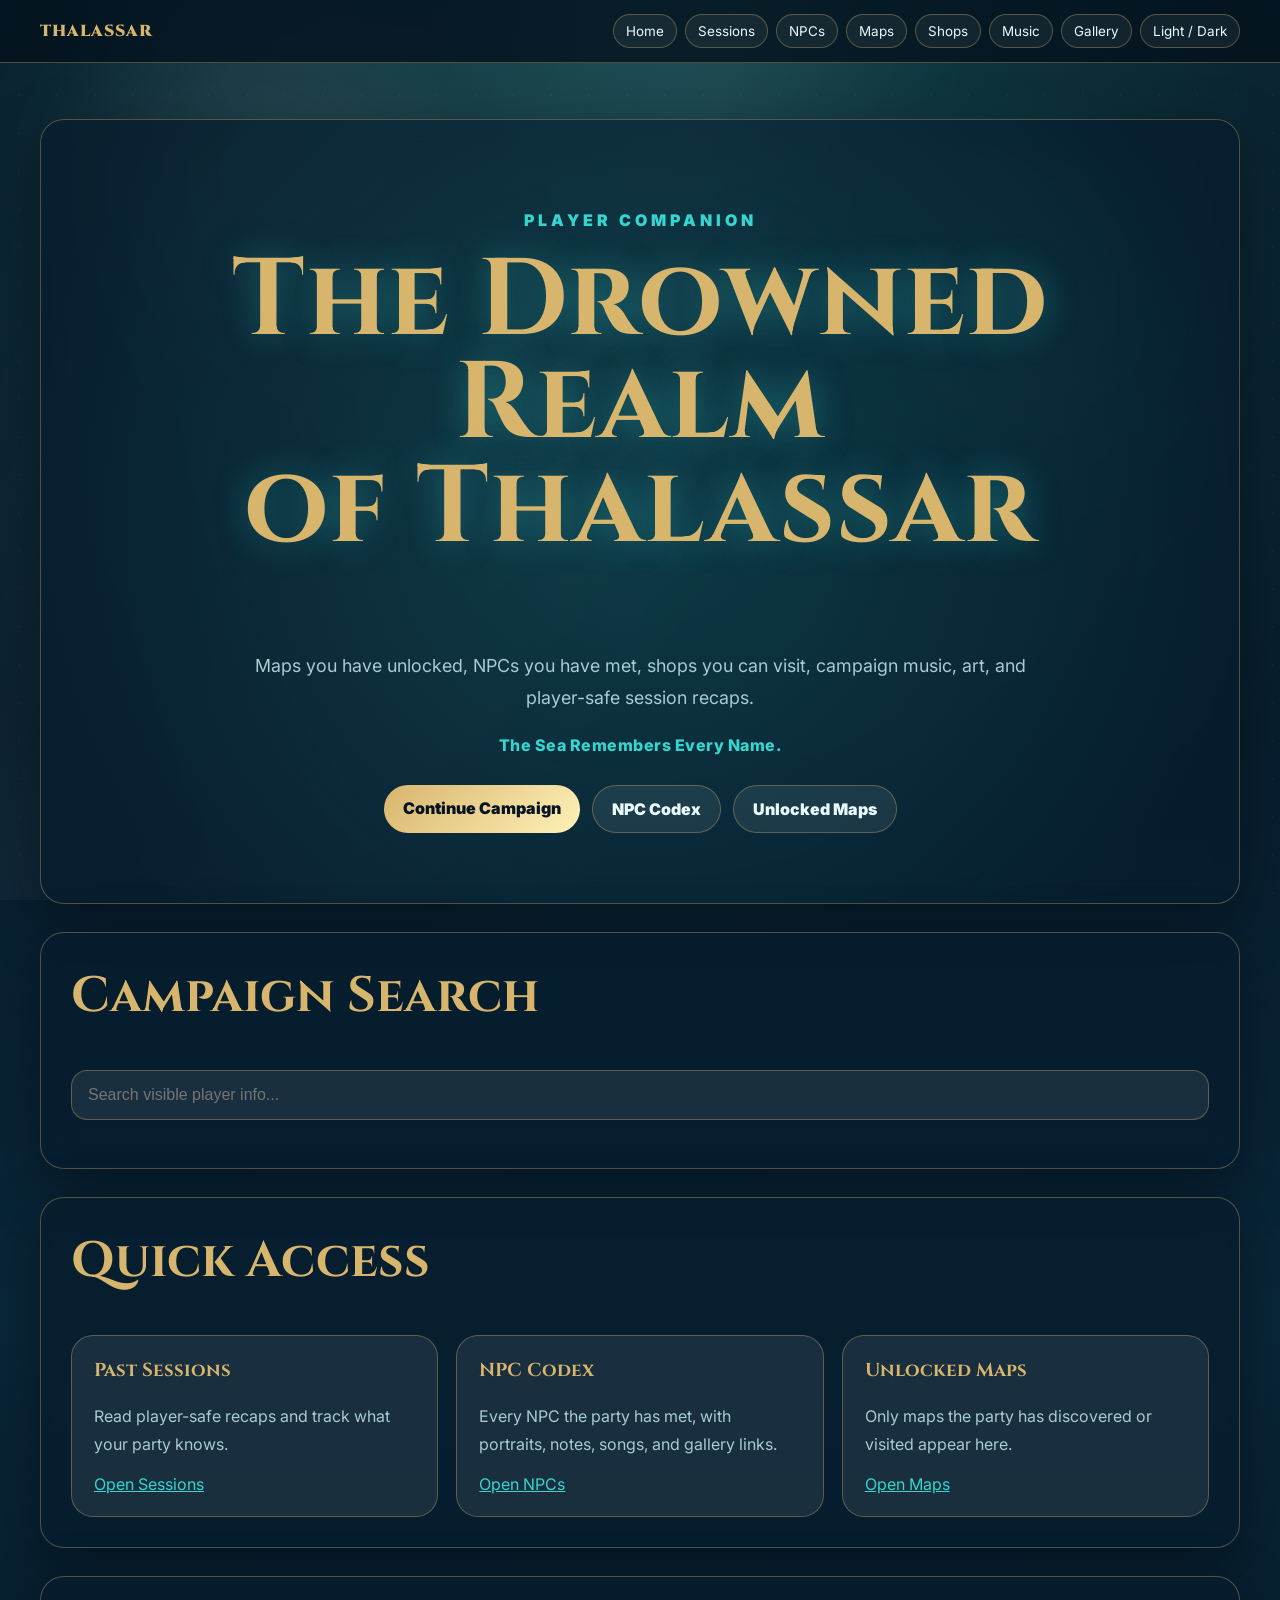
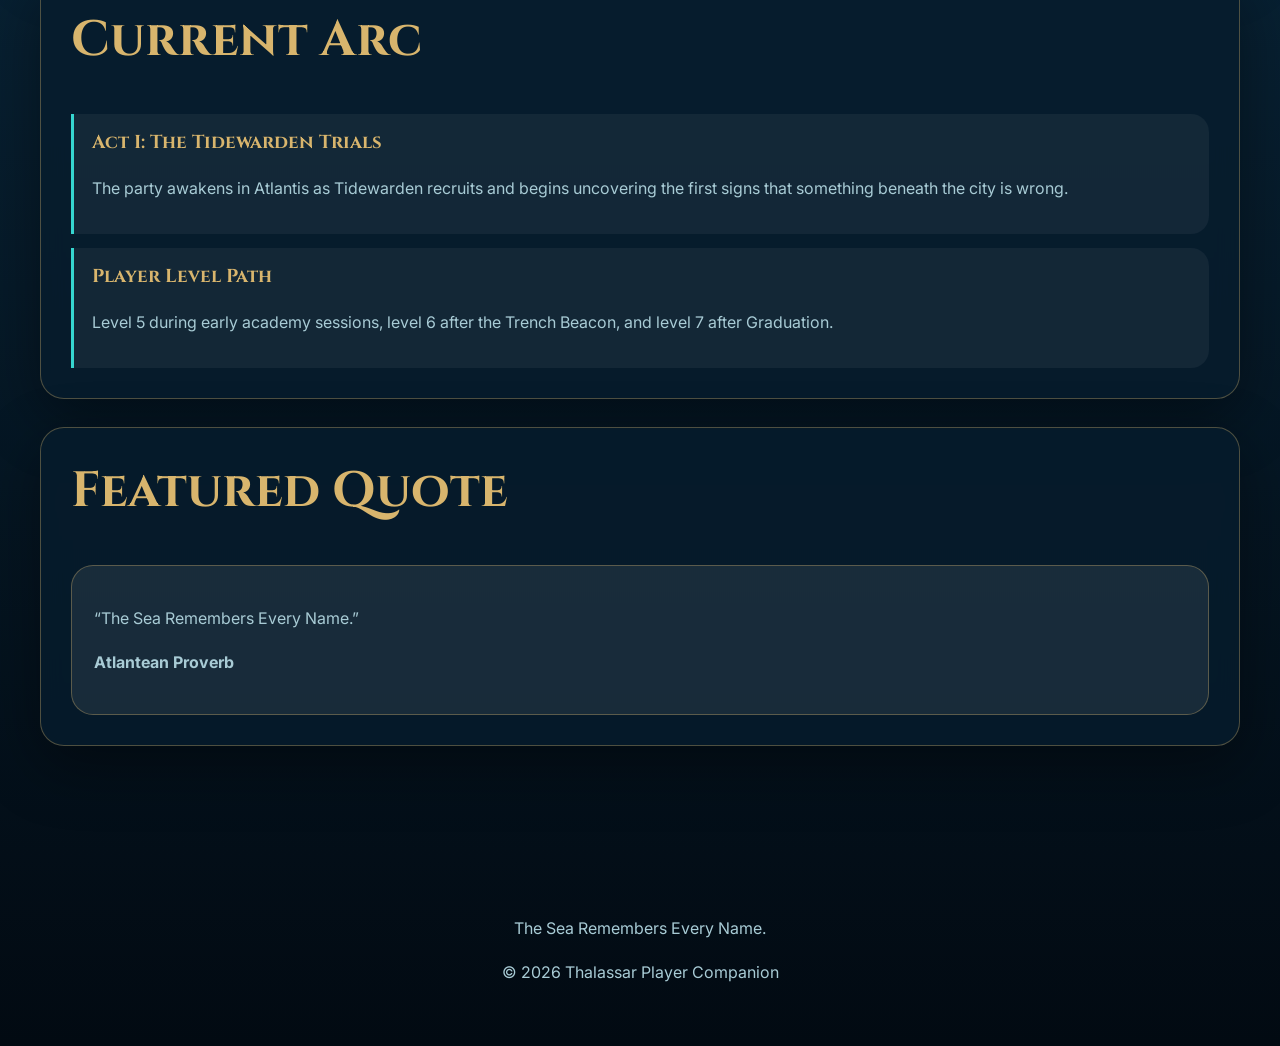
<file: index.html>
<!DOCTYPE html>
<html lang="en" data-theme="dark">
<head>
  <meta charset="UTF-8" />
  <meta name="viewport" content="width=device-width, initial-scale=1.0" />
  <title>The Drowned Realm of Thalassar</title>
  <link rel="stylesheet" href="css/style.css" />
</head>
<body>
  <header class="site-header">
    <nav class="nav">
      <a class="brand" href="index.html">THALASSAR</a>
      <button class="menu-btn" id="menuBtn">Menu</button>
      <div class="nav-links" id="navLinks">
        <a href="index.html">Home</a>
        <a href="sessions.html">Sessions</a>
        <a href="npcs.html">NPCs</a>
        <a href="maps.html">Maps</a>
        <a href="shops.html">Shops</a>
        <a href="music.html">Music</a>
        <a href="gallery.html">Gallery</a>
        <button class="theme-btn" id="themeBtn">Light / Dark</button>
      </div>
    </nav>
  </header>

  <main>
    <section class="hero searchable">
      <div class="hero-content">
        <p class="eyebrow">Player Companion</p>
        <h1>The Drowned Realm<br />of Thalassar</h1>
        <p class="tagline">Maps you have unlocked, NPCs you have met, shops you can visit, campaign music, art, and player-safe session recaps.</p>
        <p class="quote">The Sea Remembers Every Name.</p>
        <div class="hero-actions">
          <a class="btn" href="sessions.html">Continue Campaign</a>
          <a class="btn secondary" href="npcs.html">NPC Codex</a>
          <a class="btn secondary" href="maps.html">Unlocked Maps</a>
        </div>
      </div>
    </section>

    <section class="searchable">
      <h2>Campaign Search</h2>
      <input id="searchInput" class="search-box" type="text" placeholder="Search visible player info..." />
    </section>

    <section class="searchable">
      <h2>Quick Access</h2>
      <div class="grid">
        <article class="card">
          <h3>Past Sessions</h3>
          <p>Read player-safe recaps and track what your party knows.</p>
          <a href="sessions.html">Open Sessions</a>
        </article>
        <article class="card">
          <h3>NPC Codex</h3>
          <p>Every NPC the party has met, with portraits, notes, songs, and gallery links.</p>
          <a href="npcs.html">Open NPCs</a>
        </article>
        <article class="card">
          <h3>Unlocked Maps</h3>
          <p>Only maps the party has discovered or visited appear here.</p>
          <a href="maps.html">Open Maps</a>
        </article>
      </div>
    </section>

    <section class="searchable">
      <h2>Current Arc</h2>
      <div class="timeline">
        <article class="timeline-item">
          <h3>Act I: The Tidewarden Trials</h3>
          <p>The party awakens in Atlantis as Tidewarden recruits and begins uncovering the first signs that something beneath the city is wrong.</p>
        </article>
        <article class="timeline-item">
          <h3>Player Level Path</h3>
          <p>Level 5 during early academy sessions, level 6 after the Trench Beacon, and level 7 after Graduation.</p>
        </article>
      </div>
    </section>

    <section class="searchable">
      <h2>Featured Quote</h2>
      <div id="dailyQuote" class="card"></div>
    </section>
  </main>

  <button id="topBtn">↑ Top</button>
  <footer class="site-footer">
    <p>The Sea Remembers Every Name.</p>
    <p>© <span id="year"></span> Thalassar Player Companion</p>
  </footer>
  <script src="js/app.js"></script>
</body>
</html>
</file>
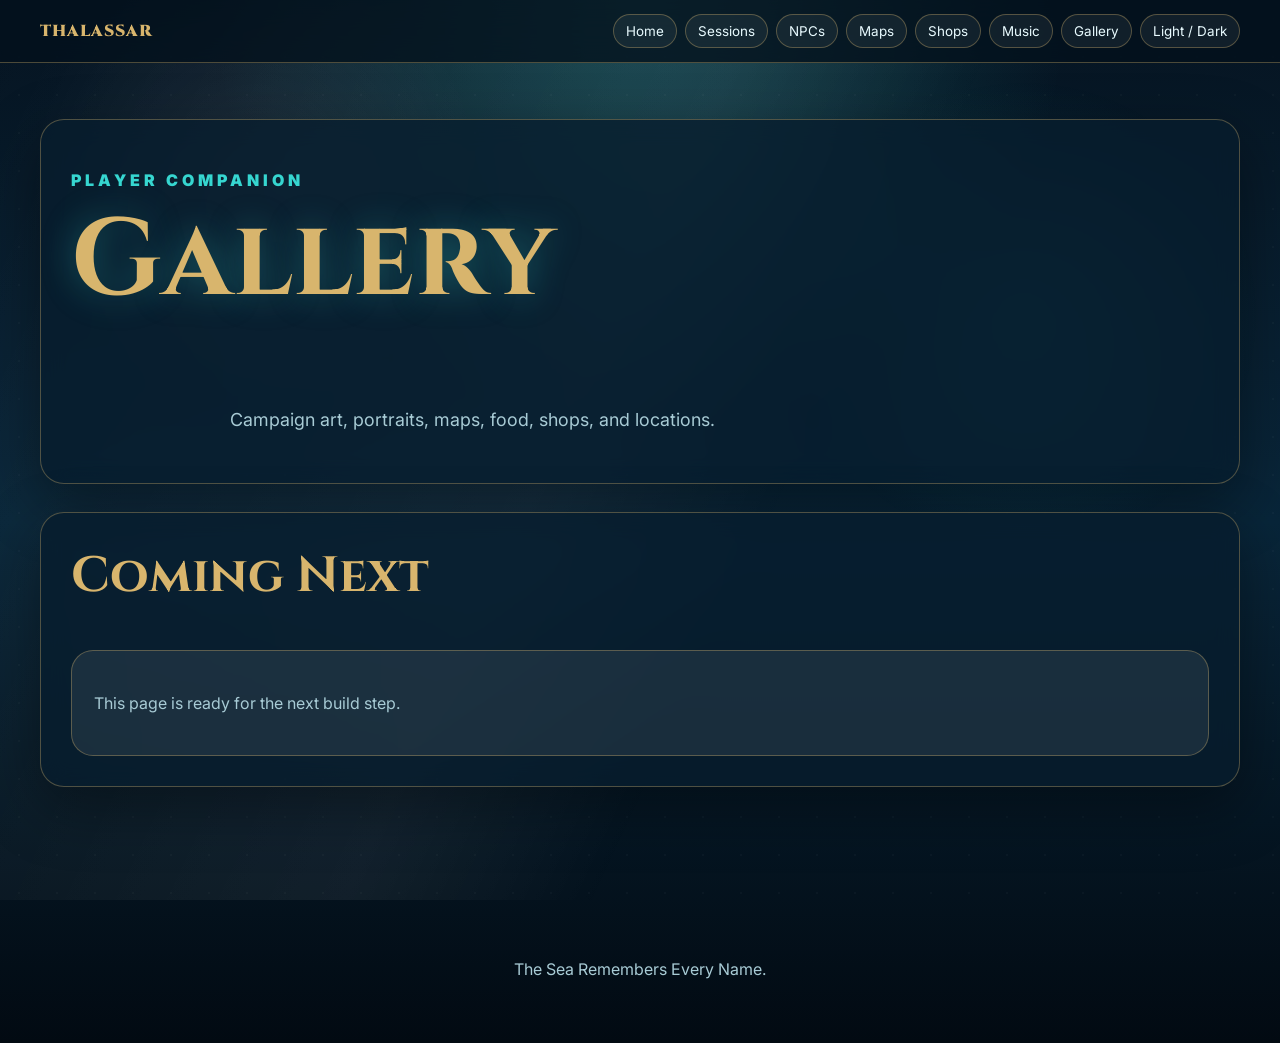
<file: gallery.html>
<!DOCTYPE html>
<html lang="en" data-theme="dark">
<head>
  <meta charset="UTF-8" />
  <meta name="viewport" content="width=device-width, initial-scale=1.0" />
  <title>Gallery | Thalassar</title>
  <link rel="stylesheet" href="css/style.css" />
</head>
<body>
  <header class="site-header">
    <nav class="nav">
      <a class="brand" href="index.html">THALASSAR</a>
      <button class="menu-btn" id="menuBtn">Menu</button>
      <div class="nav-links" id="navLinks">
        <a href="index.html">Home</a>
        <a href="sessions.html">Sessions</a>
        <a href="npcs.html">NPCs</a>
        <a href="maps.html">Maps</a>
        <a href="shops.html">Shops</a>
        <a href="music.html">Music</a>
        <a href="gallery.html">Gallery</a>
        <button class="theme-btn" id="themeBtn">Light / Dark</button>
      </div>
    </nav>
  </header>
  <main>
    <section class="searchable">
      <p class="eyebrow">Player Companion</p>
      <h1>Gallery</h1>
      <p class="tagline">Campaign art, portraits, maps, food, shops, and locations.</p>
    </section>
    <section class="searchable">
      <h2>Coming Next</h2>
      <div class="card"><p>This page is ready for the next build step.</p></div>
    </section>
  </main>
  <button id="topBtn">↑ Top</button>
  <footer class="site-footer"><p>The Sea Remembers Every Name.</p></footer>
  <script src="js/app.js"></script>
</body>
</html>
</file>
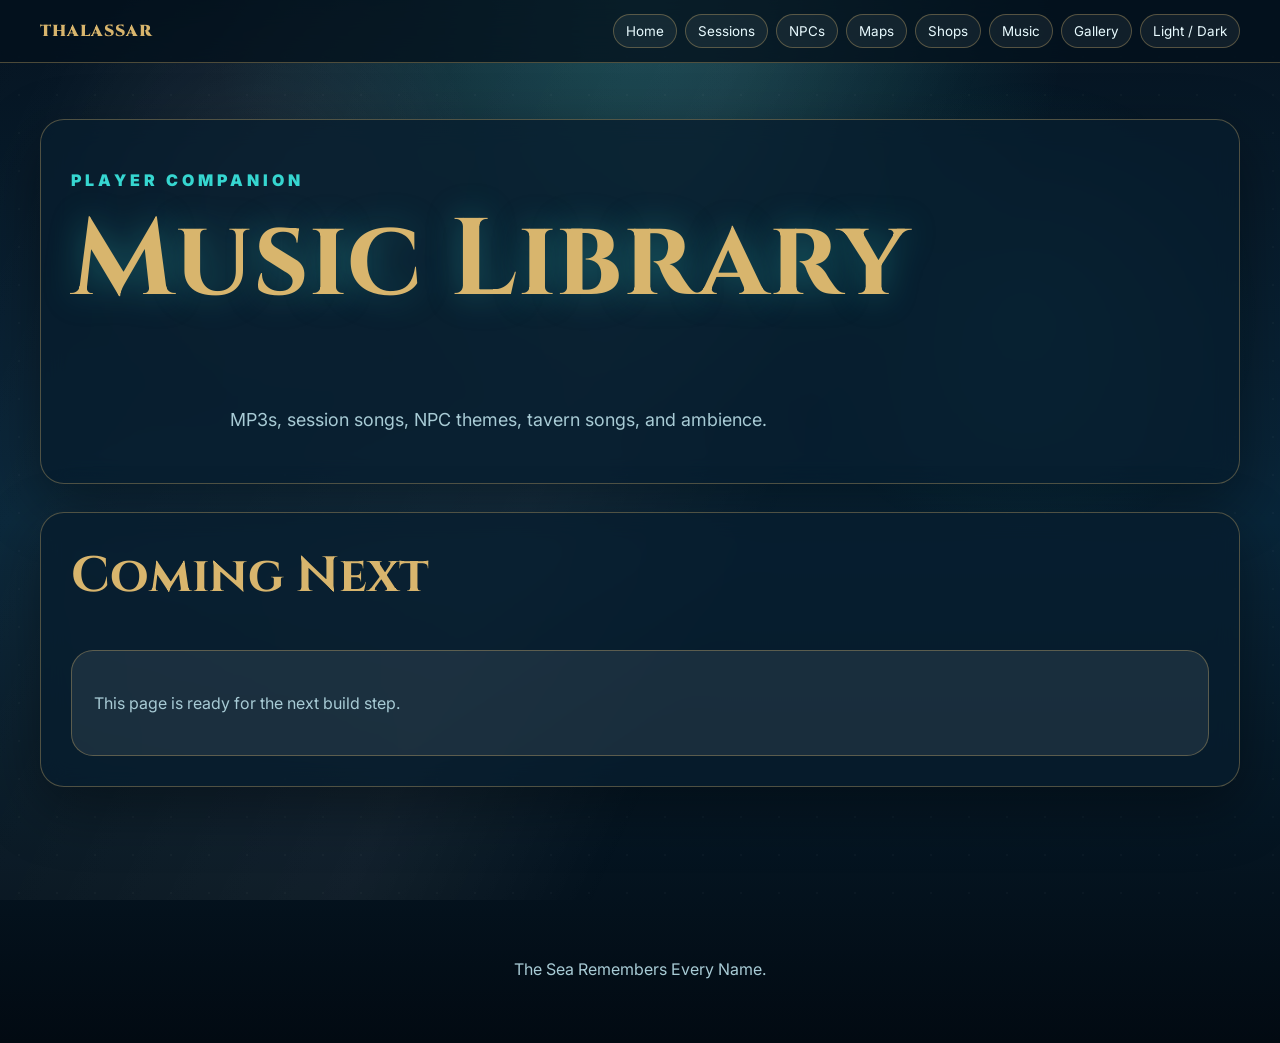
<file: music.html>
<!DOCTYPE html>
<html lang="en" data-theme="dark">
<head>
  <meta charset="UTF-8" />
  <meta name="viewport" content="width=device-width, initial-scale=1.0" />
  <title>Music Library | Thalassar</title>
  <link rel="stylesheet" href="css/style.css" />
</head>
<body>
  <header class="site-header">
    <nav class="nav">
      <a class="brand" href="index.html">THALASSAR</a>
      <button class="menu-btn" id="menuBtn">Menu</button>
      <div class="nav-links" id="navLinks">
        <a href="index.html">Home</a>
        <a href="sessions.html">Sessions</a>
        <a href="npcs.html">NPCs</a>
        <a href="maps.html">Maps</a>
        <a href="shops.html">Shops</a>
        <a href="music.html">Music</a>
        <a href="gallery.html">Gallery</a>
        <button class="theme-btn" id="themeBtn">Light / Dark</button>
      </div>
    </nav>
  </header>
  <main>
    <section class="searchable">
      <p class="eyebrow">Player Companion</p>
      <h1>Music Library</h1>
      <p class="tagline">MP3s, session songs, NPC themes, tavern songs, and ambience.</p>
    </section>
    <section class="searchable">
      <h2>Coming Next</h2>
      <div class="card"><p>This page is ready for the next build step.</p></div>
    </section>
  </main>
  <button id="topBtn">↑ Top</button>
  <footer class="site-footer"><p>The Sea Remembers Every Name.</p></footer>
  <script src="js/app.js"></script>
</body>
</html>
</file>
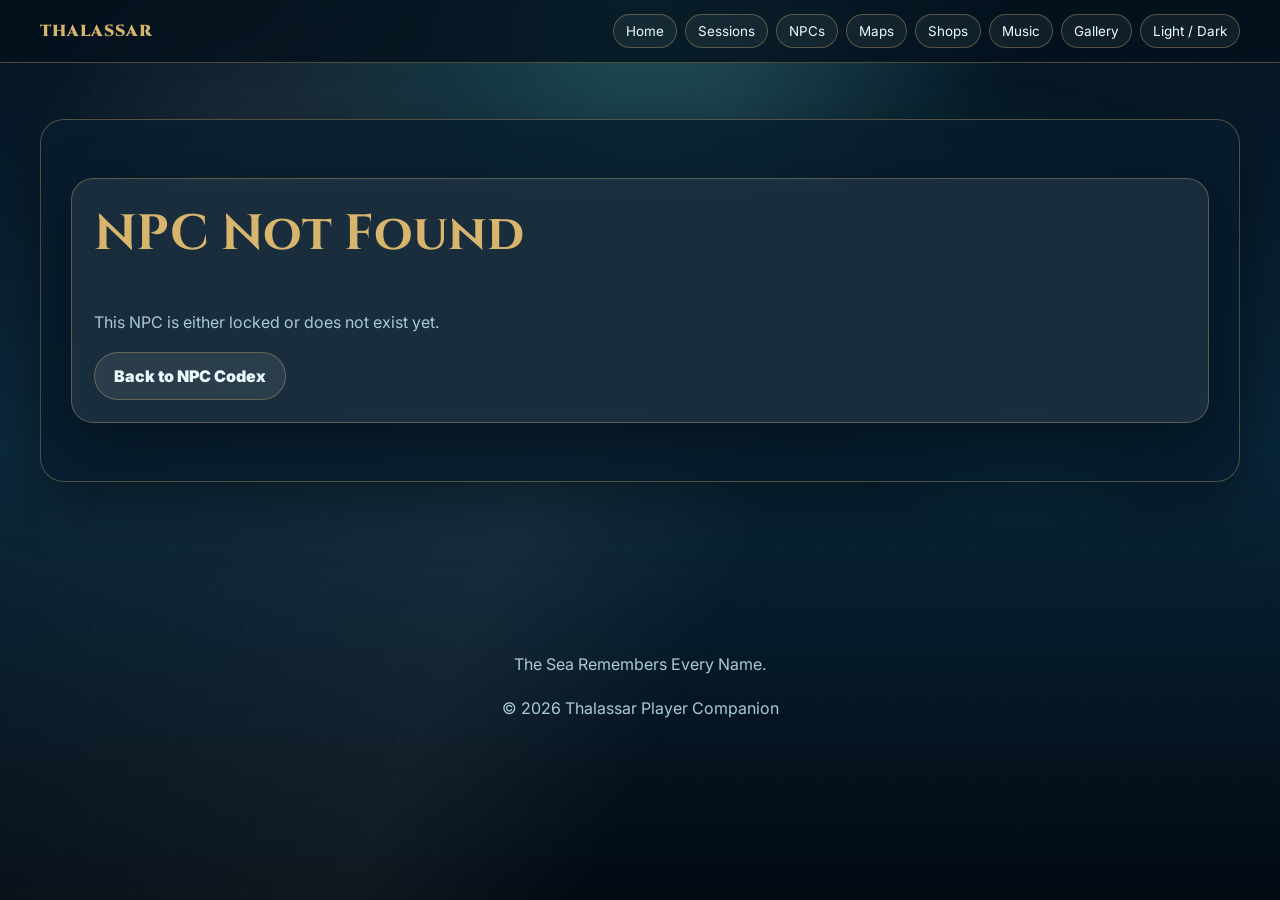
<file: npc-profile.html>
<!DOCTYPE html>
<html lang="en" data-theme="dark">
<head>
  <meta charset="UTF-8" />
  <meta name="viewport" content="width=device-width, initial-scale=1.0" />
  <title>NPC Profile | Thalassar</title>
  <link rel="stylesheet" href="css/style.css" />
</head>

<body>
  <header class="site-header">
    <nav class="nav">
      <a class="brand" href="index.html">THALASSAR</a>
      <button class="menu-btn" id="menuBtn">Menu</button>

      <div class="nav-links" id="navLinks">
        <a href="index.html">Home</a>
        <a href="sessions.html">Sessions</a>
        <a href="npcs.html">NPCs</a>
        <a href="maps.html">Maps</a>
        <a href="shops.html">Shops</a>
        <a href="music.html">Music</a>
        <a href="gallery.html">Gallery</a>
        <button class="theme-btn" id="themeBtn">Light / Dark</button>
      </div>
    </nav>
  </header>

  <main>
    <section id="npcProfile" class="npc-profile-shell">
      <div class="card">
        <h2>Loading NPC...</h2>
        <p>If this does not load, check that data/npcs.json exists and the NPC id is correct.</p>
      </div>
    </section>
  </main>

  <button id="topBtn">↑ Top</button>

  <footer class="site-footer">
    <p>The Sea Remembers Every Name.</p>
    <p>© <span id="year"></span> Thalassar Player Companion</p>
  </footer>

  <script src="js/app.js"></script>
  <script src="js/npc-profile.js"></script>
</body>
</html>
</file>
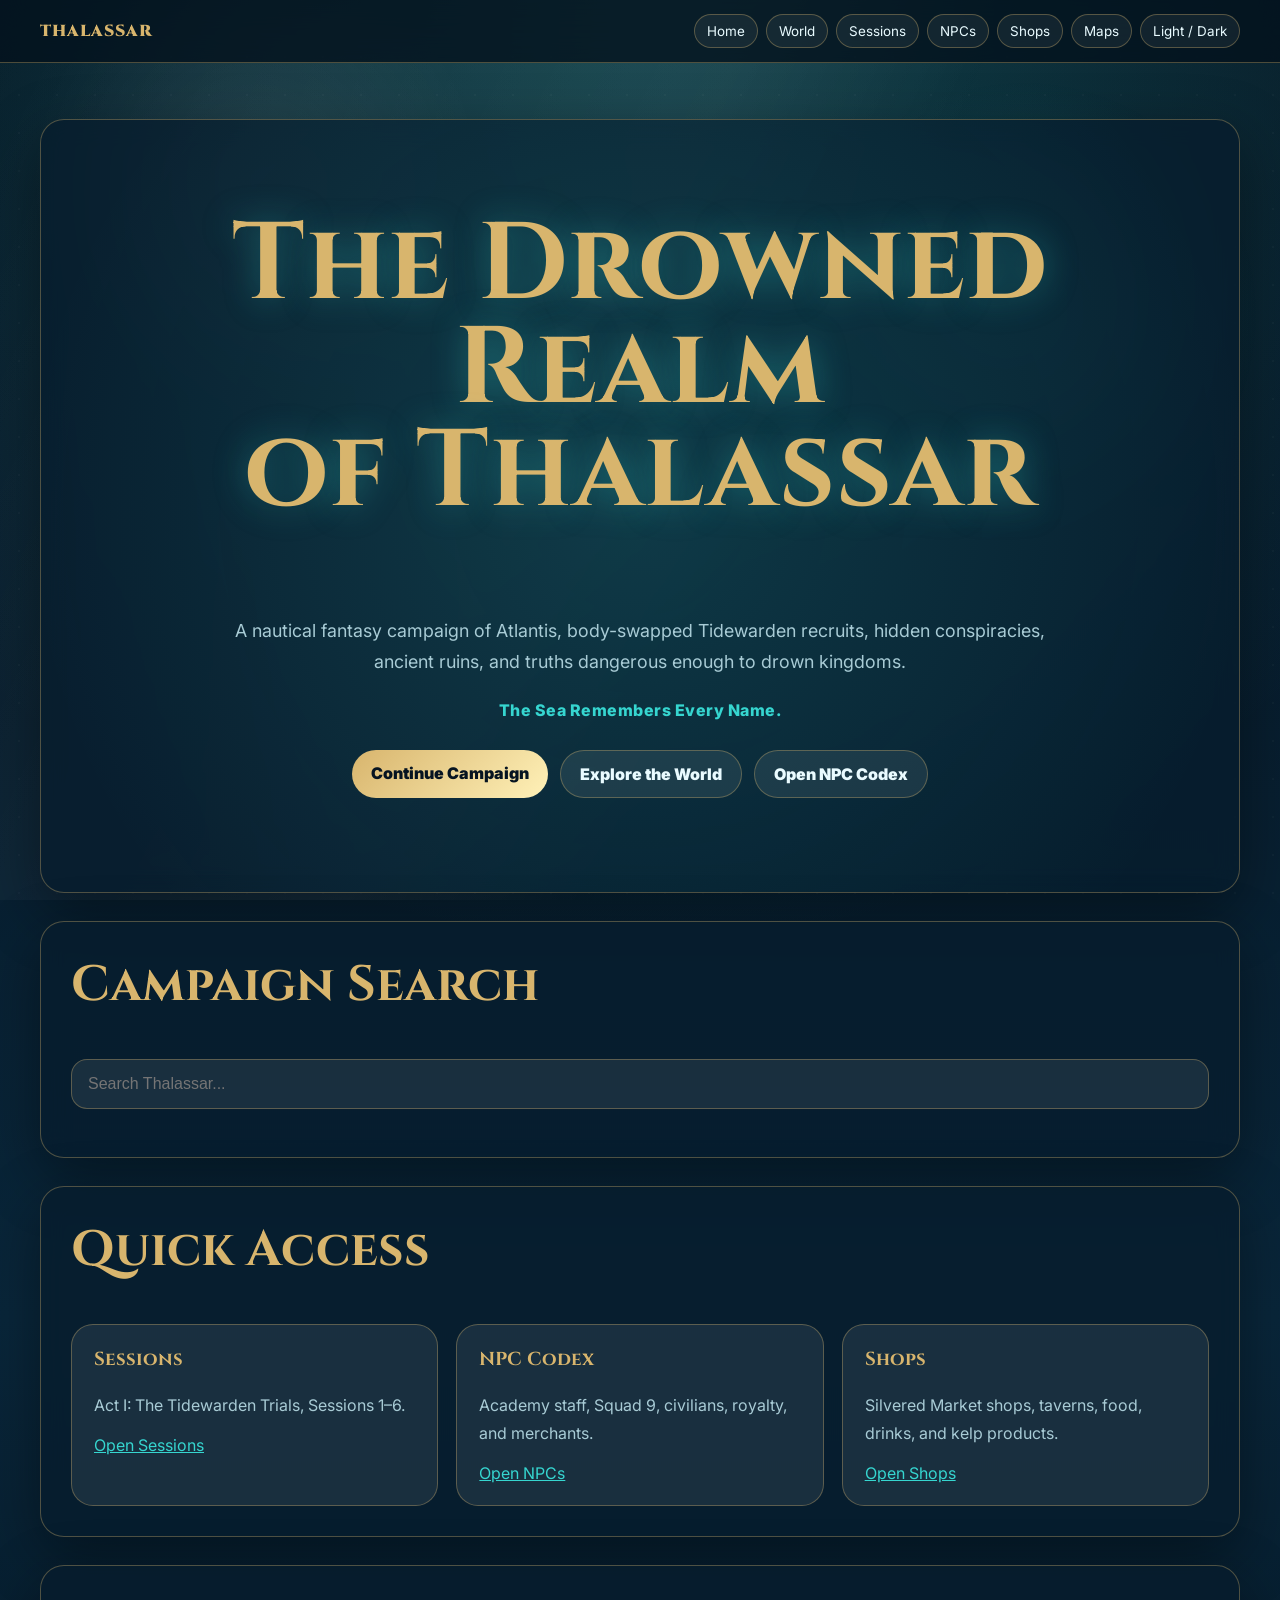
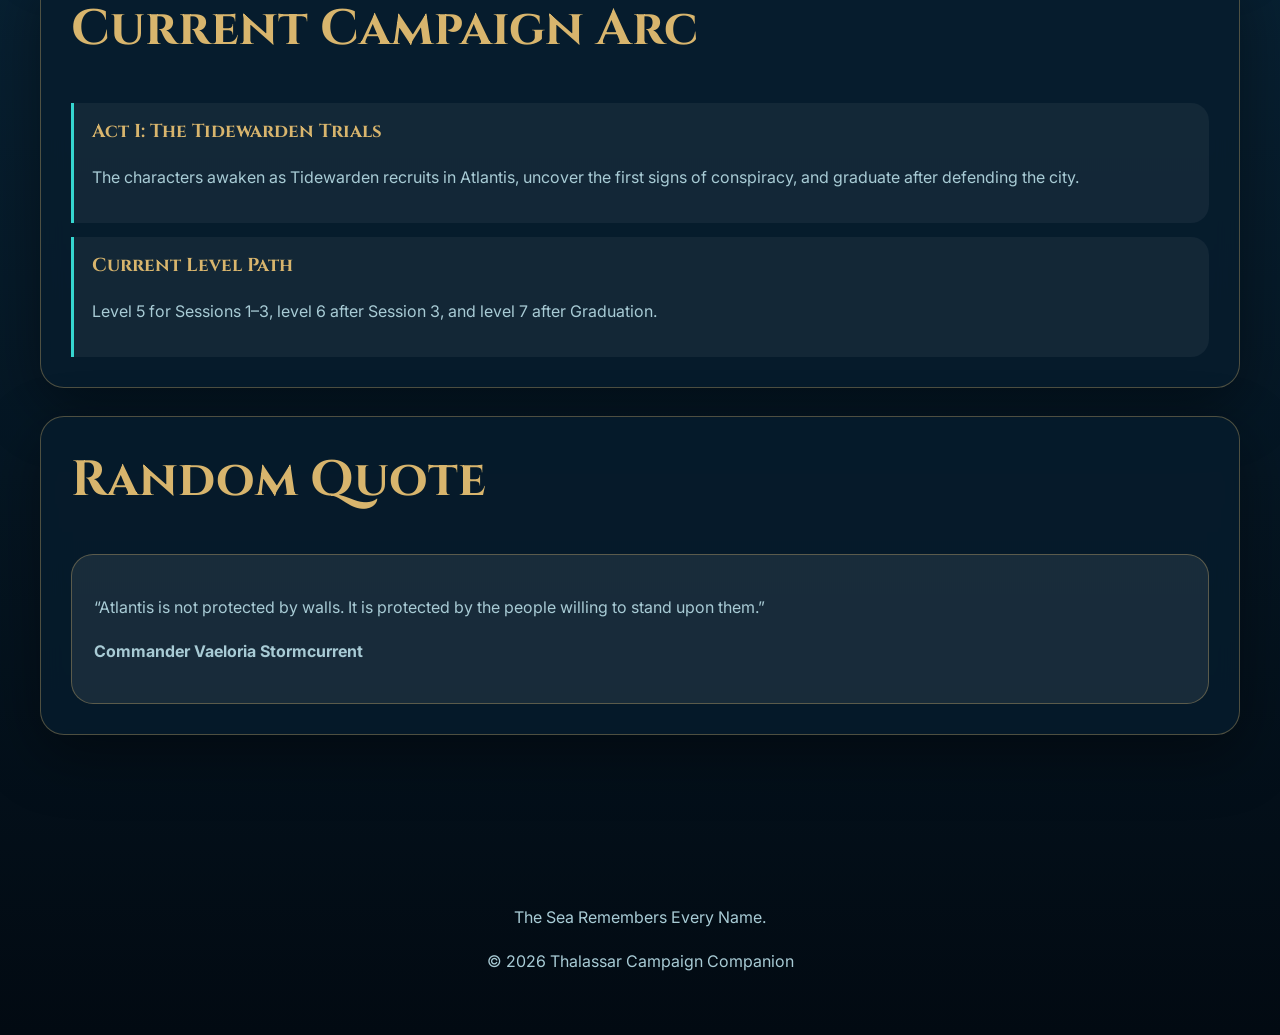
<file: sessions.html>
<!DOCTYPE html>
<html lang="en" data-theme="dark">
<head>
  <meta charset="UTF-8" />
  <meta name="viewport" content="width=device-width, initial-scale=1.0" />

  <title>The Drowned Realm of Thalassar</title>

  <link rel="stylesheet" href="css/style.css" />
</head>

<body>
  <header class="site-header">
    <nav class="nav">
      <a class="brand" href="index.html">THALASSAR</a>

      <button class="menu-btn">Menu</button>

      <div class="nav-links">
        <a href="index.html">Home</a>
        <a href="world.html">World</a>
        <a href="sessions.html">Sessions</a>
        <a href="npcs.html">NPCs</a>
        <a href="shops.html">Shops</a>
        <a href="maps.html">Maps</a>
        <button onclick="toggleTheme()">Light / Dark</button>
      </div>
    </nav>
  </header>

  <main>
    <section class="hero searchable">
      <div class="hero-content">
        <h1>The Drowned Realm<br />of Thalassar</h1>

        <p class="tagline">
          A nautical fantasy campaign of Atlantis, body-swapped Tidewarden recruits,
          hidden conspiracies, ancient ruins, and truths dangerous enough to drown kingdoms.
        </p>

        <p class="quote">The Sea Remembers Every Name.</p>

        <div class="hero-actions">
          <a class="btn" href="sessions.html">Continue Campaign</a>
          <a class="btn secondary" href="world.html">Explore the World</a>
          <a class="btn secondary" href="npcs.html">Open NPC Codex</a>
        </div>
      </div>
    </section>

    <section class="searchable">
      <h2>Campaign Search</h2>
      <input
        id="searchInput"
        class="search-box"
        type="text"
        placeholder="Search Thalassar..."
      />
    </section>

    <section class="searchable">
      <h2>Quick Access</h2>

      <div class="grid">
        <div class="card">
          <h3>Sessions</h3>
          <p>Act I: The Tidewarden Trials, Sessions 1–6.</p>
          <a href="sessions.html">Open Sessions</a>
        </div>

        <div class="card">
          <h3>NPC Codex</h3>
          <p>Academy staff, Squad 9, civilians, royalty, and merchants.</p>
          <a href="npcs.html">Open NPCs</a>
        </div>

        <div class="card">
          <h3>Shops</h3>
          <p>Silvered Market shops, taverns, food, drinks, and kelp products.</p>
          <a href="shops.html">Open Shops</a>
        </div>
      </div>
    </section>

    <section class="searchable">
      <h2>Current Campaign Arc</h2>

      <div class="timeline">
        <div class="timeline-item">
          <h3>Act I: The Tidewarden Trials</h3>
          <p>
            The characters awaken as Tidewarden recruits in Atlantis, uncover the first
            signs of conspiracy, and graduate after defending the city.
          </p>
        </div>

        <div class="timeline-item">
          <h3>Current Level Path</h3>
          <p>
            Level 5 for Sessions 1–3, level 6 after Session 3, and level 7 after Graduation.
          </p>
        </div>
      </div>
    </section>

    <section class="searchable">
      <h2>Random Quote</h2>
      <div id="dailyQuote" class="card"></div>
    </section>
  </main>

  <button id="topBtn" onclick="scrollToTop()">↑ Top</button>

  <footer class="site-footer">
    <p>The Sea Remembers Every Name.</p>
    <p>© <span id="year"></span> Thalassar Campaign Companion</p>
  </footer>

  <script src="js/app.js"></script>
</body>
</html>
</file>
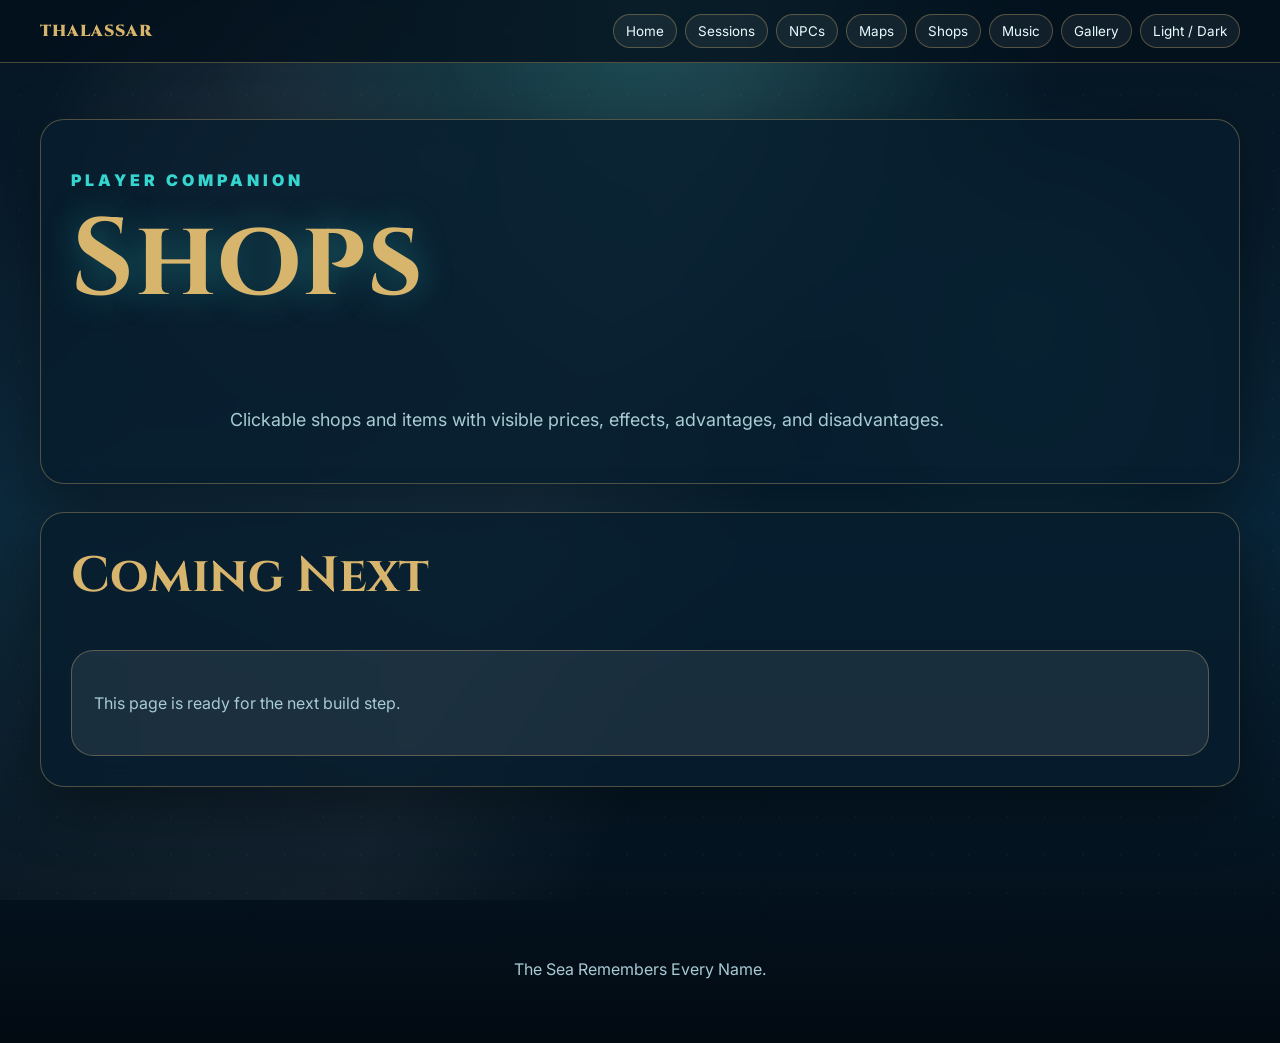
<file: shops.html>
<!DOCTYPE html>
<html lang="en" data-theme="dark">
<head>
  <meta charset="UTF-8" />
  <meta name="viewport" content="width=device-width, initial-scale=1.0" />
  <title>Shops | Thalassar</title>
  <link rel="stylesheet" href="css/style.css" />
</head>
<body>
  <header class="site-header">
    <nav class="nav">
      <a class="brand" href="index.html">THALASSAR</a>
      <button class="menu-btn" id="menuBtn">Menu</button>
      <div class="nav-links" id="navLinks">
        <a href="index.html">Home</a>
        <a href="sessions.html">Sessions</a>
        <a href="npcs.html">NPCs</a>
        <a href="maps.html">Maps</a>
        <a href="shops.html">Shops</a>
        <a href="music.html">Music</a>
        <a href="gallery.html">Gallery</a>
        <button class="theme-btn" id="themeBtn">Light / Dark</button>
      </div>
    </nav>
  </header>
  <main>
    <section class="searchable">
      <p class="eyebrow">Player Companion</p>
      <h1>Shops</h1>
      <p class="tagline">Clickable shops and items with visible prices, effects, advantages, and disadvantages.</p>
    </section>
    <section class="searchable">
      <h2>Coming Next</h2>
      <div class="card"><p>This page is ready for the next build step.</p></div>
    </section>
  </main>
  <button id="topBtn">↑ Top</button>
  <footer class="site-footer"><p>The Sea Remembers Every Name.</p></footer>
  <script src="js/app.js"></script>
</body>
</html>
</file>
<file: css/style.css>
@import url("https://fonts.googleapis.com/css2?family=Cinzel:wght@500;700;900&family=Inter:wght@400;500;600;700;900&display=swap");

:root {
  --bg:#061421; --bg-soft:#09263a; --bg-deep:#020a12;
  --card:rgba(7,29,45,.78); --card-light:rgba(255,255,255,.08);
  --text:#e9fbff; --muted:#a8cbd5; --gold:#d8b56d; --gold-bright:#fff1b8;
  --teal:#36d6d0; --coral:#ff8f7a; --danger:#ff5d73;
  --border:rgba(216,181,109,.35); --shadow:rgba(0,0,0,.38);
  --radius:24px; --max-width:1200px;
}
html[data-theme="light"] {
  --bg:#dff8ff; --bg-soft:#98dfea; --bg-deep:#b9edf5;
  --card:rgba(255,255,255,.84); --card-light:rgba(255,255,255,.55);
  --text:#082033; --muted:#31566a; --gold:#9a6b22; --gold-bright:#5d3c0d;
  --teal:#007d8a; --coral:#a74233; --danger:#9d263d;
  --border:rgba(0,99,115,.3); --shadow:rgba(0,54,70,.18);
}
*{box-sizing:border-box} html{scroll-behavior:smooth}
body{
  margin:0; min-height:100vh; font-family:Inter,sans-serif; color:var(--text);
  background:radial-gradient(circle at top,rgba(54,214,208,.24),transparent 35%),
  linear-gradient(180deg,var(--bg),var(--bg-soft),var(--bg-deep));
  overflow-x:hidden;
}
body::before{
  content:""; position:fixed; inset:0;
  background:linear-gradient(115deg,transparent 0%,rgba(255,255,255,.06) 45%,transparent 60%),
  radial-gradient(circle at 20% 20%,rgba(255,255,255,.08),transparent 18%),
  radial-gradient(circle at 80% 35%,rgba(54,214,208,.12),transparent 20%);
  animation:oceanGlow 12s ease-in-out infinite alternate; pointer-events:none; z-index:-2;
}
body::after{
  content:""; position:fixed; inset:0;
  background-image:radial-gradient(circle,rgba(255,255,255,.16) 1px,transparent 1px);
  background-size:38px 38px; opacity:.18; animation:bubbles 26s linear infinite; pointer-events:none; z-index:-1;
}
@keyframes oceanGlow{from{transform:translateY(0);opacity:.78}to{transform:translateY(36px);opacity:1}}
@keyframes bubbles{from{background-position:0 0}to{background-position:0 -700px}}
h1,h2,h3,h4{font-family:Cinzel,serif;color:var(--gold);margin-top:0}
h1{font-size:clamp(2.7rem,9vw,6.8rem);line-height:.95;letter-spacing:1px;text-shadow:0 0 34px rgba(54,214,208,.35)}
h2{font-size:clamp(1.85rem,5vw,3.1rem)} p{color:var(--muted);line-height:1.75} a{color:var(--teal)}
main{width:min(var(--max-width),calc(100% - 32px));margin:0 auto;padding:28px 0 80px}
section{margin:28px 0;padding:30px;border:1px solid var(--border);border-radius:var(--radius);background:var(--card);box-shadow:0 20px 60px var(--shadow);backdrop-filter:blur(12px)}
.site-header{position:sticky;top:0;z-index:50;border-bottom:1px solid var(--border);background:rgba(3,17,29,.78);backdrop-filter:blur(14px)}
html[data-theme="light"] .site-header{background:rgba(224,248,255,.82)}
.nav{width:min(var(--max-width),calc(100% - 32px));margin:0 auto;padding:14px 0;display:flex;align-items:center;justify-content:space-between;gap:14px}
.brand{font-family:Cinzel,serif;font-weight:900;letter-spacing:1px;color:var(--gold);text-decoration:none;white-space:nowrap}
.nav-links{display:flex;align-items:center;justify-content:flex-end;flex-wrap:wrap;gap:8px}
.nav-links a,.nav-links button,.menu-btn,.theme-btn{color:var(--text);text-decoration:none;border:1px solid var(--border);background:rgba(255,255,255,.06);padding:8px 12px;border-radius:999px;font-size:.84rem;cursor:pointer;font-family:Inter,sans-serif}
.nav-links a:hover,.nav-links button:hover,.menu-btn:hover,.theme-btn:hover{border-color:var(--teal);color:var(--teal)}
.menu-btn{display:none}
.hero{min-height:86vh;display:grid;place-items:center;text-align:center;position:relative;overflow:hidden;padding:70px 24px}
.hero::before{content:"";position:absolute;inset:-40%;background:radial-gradient(circle,rgba(54,214,208,.14),transparent 48%);animation:pulseGlow 8s ease-in-out infinite alternate}
.hero-content{position:relative;z-index:2}@keyframes pulseGlow{from{transform:scale(.96)}to{transform:scale(1.08)}}
.eyebrow{color:var(--teal);text-transform:uppercase;font-weight:900;letter-spacing:.25em}.tagline{max-width:820px;margin:18px auto;font-size:1.12rem}.quote{color:var(--teal);font-weight:800;letter-spacing:.5px}
.btn{display:inline-block;color:#061421;background:linear-gradient(135deg,var(--gold),var(--gold-bright));padding:13px 19px;border-radius:999px;text-decoration:none;font-weight:900;border:none;cursor:pointer}
.btn.secondary{color:var(--text);background:rgba(255,255,255,.08);border:1px solid var(--border)}.btn:hover{transform:translateY(-2px);box-shadow:0 12px 30px rgba(54,214,208,.18)}
.hero-actions{display:flex;flex-wrap:wrap;gap:12px;justify-content:center;margin-top:26px}.grid{display:grid;grid-template-columns:repeat(3,1fr);gap:18px}.grid.two{grid-template-columns:repeat(2,1fr)}
.card{padding:22px;border:1px solid var(--border);border-radius:22px;background:var(--card-light);transition:transform .2s ease,border-color .2s ease,box-shadow .2s ease}.card:hover{transform:translateY(-4px);border-color:var(--teal);box-shadow:0 16px 42px var(--shadow)}
.search-box{width:100%;margin-bottom:18px;padding:15px 16px;border-radius:16px;border:1px solid var(--border);background:rgba(255,255,255,.08);color:var(--text);font-size:1rem;outline:none}.search-box:focus{border-color:var(--teal);box-shadow:0 0 0 4px rgba(54,214,208,.12)}
.hidden-by-search{display:none!important}.timeline{display:grid;gap:14px}.timeline-item{padding:16px 18px;border-left:3px solid var(--teal);border-radius:0 18px 18px 0;background:rgba(255,255,255,.05)}
.badge{display:inline-block;margin:4px 4px 0 0;padding:4px 9px;border-radius:999px;background:var(--gold);color:#061421;font-size:.75rem;font-weight:900}.badge.teal{background:var(--teal)}.badge.coral{background:var(--coral);color:white}.badge.red{background:var(--danger);color:white}
.site-footer{text-align:center;padding:44px 18px;color:var(--muted)}#topBtn{position:fixed;right:18px;bottom:18px;display:none;z-index:70;background:var(--gold);color:#071421;font-weight:900;border:none;padding:12px 15px;border-radius:999px;box-shadow:0 12px 30px var(--shadow);cursor:pointer}
@media(max-width:920px){.menu-btn{display:inline-block}.nav{flex-wrap:wrap}.nav-links{display:none;width:100%;padding-top:12px}.nav-links.open{display:grid;grid-template-columns:1fr 1fr}.grid,.grid.two{grid-template-columns:1fr}section{padding:22px;border-radius:22px}.hero{min-height:82vh}}
@media(max-width:520px){main{width:min(100% - 22px,var(--max-width))}.nav{width:min(100% - 22px,var(--max-width))}.nav-links.open{grid-template-columns:1fr}h1{font-size:2.7rem}.btn{width:100%;text-align:center}}


/* ---------- Session Archive ---------- */
.session-list {
  display: grid;
  gap: 18px;
}

.session-card {
  overflow: hidden;
}

.session-header {
  display: flex;
  justify-content: space-between;
  gap: 16px;
  align-items: flex-start;
}

.session-details {
  display: none;
  margin-top: 18px;
  padding-top: 18px;
  border-top: 1px solid var(--border);
}

.session-card.open .session-details {
  display: block;
}

.session-details h4 {
  margin-bottom: 8px;
}

.session-details ul {
  color: var(--muted);
  line-height: 1.7;
}

@media (max-width: 640px) {
  .session-header {
    display: block;
  }
}

/* ---------- NPC Codex ---------- */
.filter-row {
  display: flex;
  flex-wrap: wrap;
  gap: 10px;
}

.filter-btn {
  color: var(--text);
  border: 1px solid var(--border);
  background: rgba(255,255,255,.06);
  padding: 9px 13px;
  border-radius: 999px;
  cursor: pointer;
  font-weight: 800;
}

.filter-btn.active,
.filter-btn:hover {
  border-color: var(--teal);
  color: var(--teal);
}

.npc-grid {
  display: grid;
  grid-template-columns: repeat(3, 1fr);
  gap: 18px;
}

.npc-card {
  padding: 0;
  overflow: hidden;
}

.npc-image-wrap {
  aspect-ratio: 4 / 5;
  background: radial-gradient(circle, rgba(54,214,208,.16), rgba(0,0,0,.25));
  overflow: hidden;
}

.npc-image {
  width: 100%;
  height: 100%;
  object-fit: cover;
  display: block;
}

.npc-card-body {
  padding: 22px;
}

.npc-link {
  margin-top: 14px;
}

.tag-row {
  margin: 12px 0;
}

.npc-profile-hero {
  display: grid;
  grid-template-columns: 360px 1fr;
  gap: 28px;
  align-items: center;
}

.npc-profile-image-wrap {
  border: 1px solid var(--border);
  border-radius: 26px;
  overflow: hidden;
  background: rgba(255,255,255,.06);
}

.npc-profile-image {
  width: 100%;
  display: block;
  aspect-ratio: 4 / 5;
  object-fit: cover;
}

.info-list {
  color: var(--muted);
  line-height: 1.8;
}

.music-list {
  display: grid;
  gap: 12px;
}

.music-card audio {
  width: 100%;
}

.profile-gallery {
  display: grid;
  grid-template-columns: repeat(4, 1fr);
  gap: 14px;
}

.profile-gallery-image {
  width: 100%;
  border-radius: 18px;
  border: 1px solid var(--border);
  aspect-ratio: 1 / 1;
  object-fit: cover;
}

@media (max-width: 920px) {
  .npc-grid {
    grid-template-columns: repeat(2, 1fr);
  }

  .npc-profile-hero {
    grid-template-columns: 1fr;
  }
}

@media (max-width: 620px) {
  .npc-grid,
  .profile-gallery {
    grid-template-columns: 1fr;
  }
}

/* ---------- Maps Page ---------- */
.map-archive {
  display: grid;
  gap: 22px;
}

.map-card-header {
  display: flex;
  justify-content: space-between;
  gap: 16px;
  align-items: flex-start;
}

.interactive-map-wrap {
  position: relative;
  width: 100%;
  margin: 18px 0;
  border: 1px solid var(--border);
  border-radius: 22px;
  overflow: hidden;
  background: rgba(0,0,0,.25);
}

.interactive-map-wrap.large {
  max-height: 82vh;
  overflow: auto;
}

.interactive-map-image {
  width: 100%;
  display: block;
}

.map-pin {
  position: absolute;
  transform: translate(-50%, -50%);
  width: 34px;
  height: 34px;
  border-radius: 999px;
  border: 2px solid var(--gold-bright);
  background: rgba(216,181,109,.92);
  color: #061421;
  font-weight: 900;
  cursor: pointer;
  box-shadow: 0 0 20px rgba(54,214,208,.45);
  transition: transform .2s ease, box-shadow .2s ease;
}

.map-pin:hover {
  transform: translate(-50%, -50%) scale(1.18);
  box-shadow: 0 0 30px rgba(54,214,208,.85);
}

.map-modal {
  position: fixed;
  inset: 0;
  z-index: 100;
  display: none;
  padding: 22px;
  background: rgba(0,0,0,.72);
  backdrop-filter: blur(10px);
}

.map-modal.open {
  display: grid;
  place-items: center;
}

.map-modal-inner {
  position: relative;
  width: min(1200px, 100%);
  max-height: 94vh;
  overflow: auto;
  padding: 26px;
  border: 1px solid var(--border);
  border-radius: 26px;
  background: var(--card);
  box-shadow: 0 20px 80px rgba(0,0,0,.55);
}

.map-modal-close {
  position: sticky;
  top: 0;
  float: right;
  z-index: 3;
  width: 42px;
  height: 42px;
  border-radius: 999px;
  border: 1px solid var(--border);
  background: var(--gold);
  color: #061421;
  font-size: 1.6rem;
  font-weight: 900;
  cursor: pointer;
}

@media (max-width: 640px) {
  .map-card-header { display: block; }
  .map-pin {
    width: 28px;
    height: 28px;
    font-size: .75rem;
  }
  .map-modal { padding: 10px; }
  .map-modal-inner { padding: 16px; }
}
</file>
